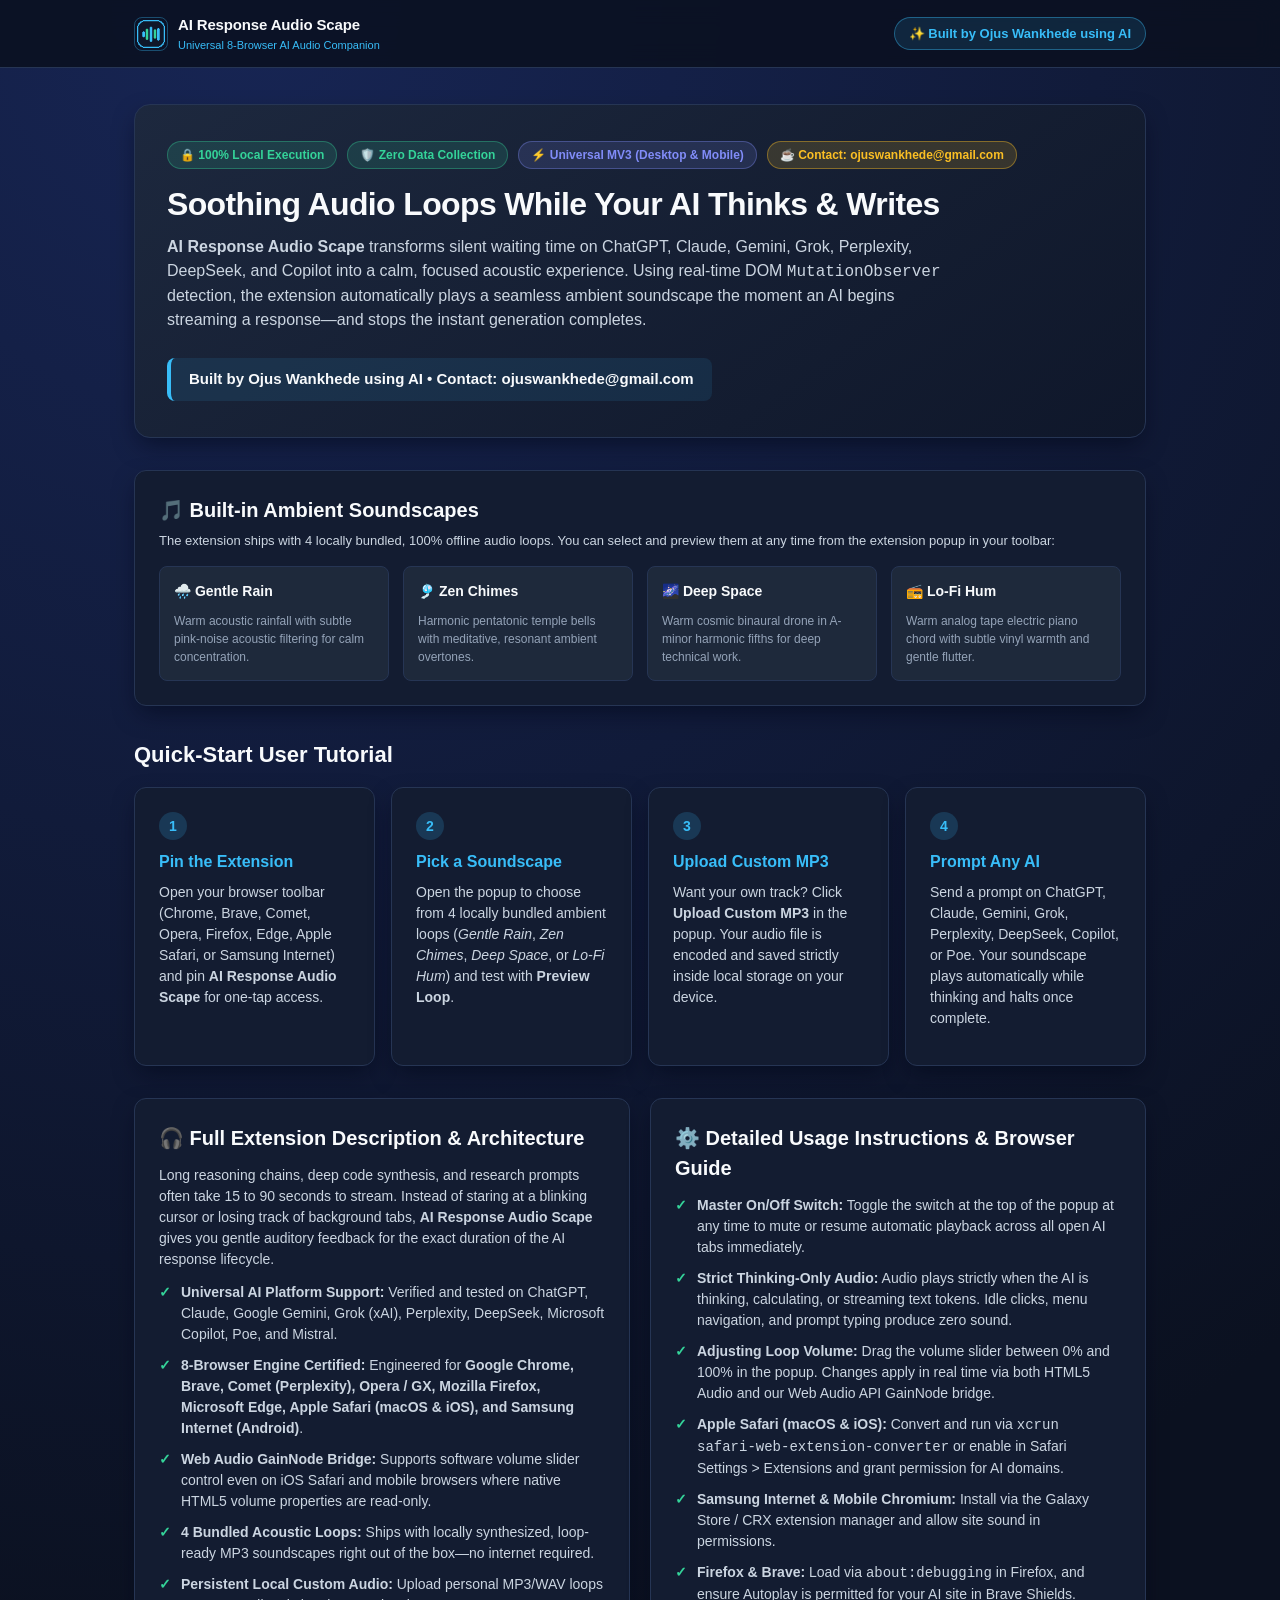
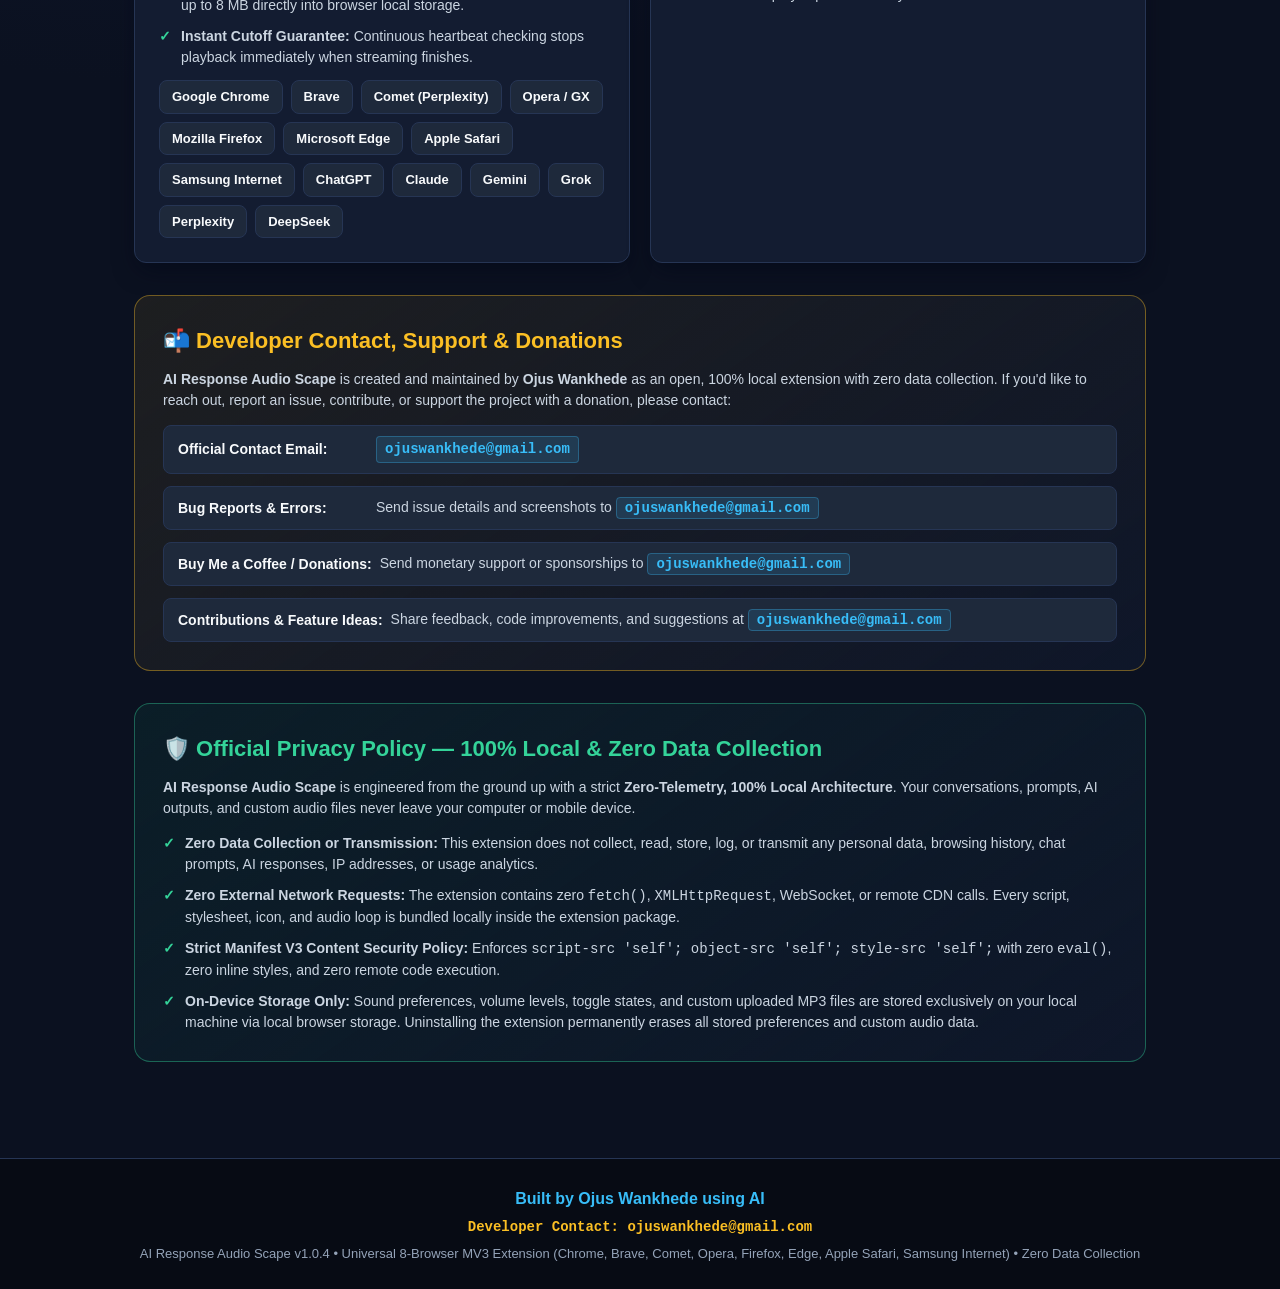
<file: index.html>
<!DOCTYPE html>
<html lang="en">
<head>
  <meta charset="UTF-8">
  <meta http-equiv="refresh" content="0; url=setup.html">
  <title>AI Response Audio Scape</title>
  <link rel="canonical" href="setup.html">
</head>
<body style="background-color: #0b1120; color: #f8fafc; font-family: -apple-system, sans-serif; display: flex; align-items: center; justify-content: center; height: 100vh; margin: 0;">
  <p>Loading AI Response Audio Scape... <a href="setup.html" style="color: #38bdf8;">Click here if not redirected</a>.</p>
</body>
</html>
</file>
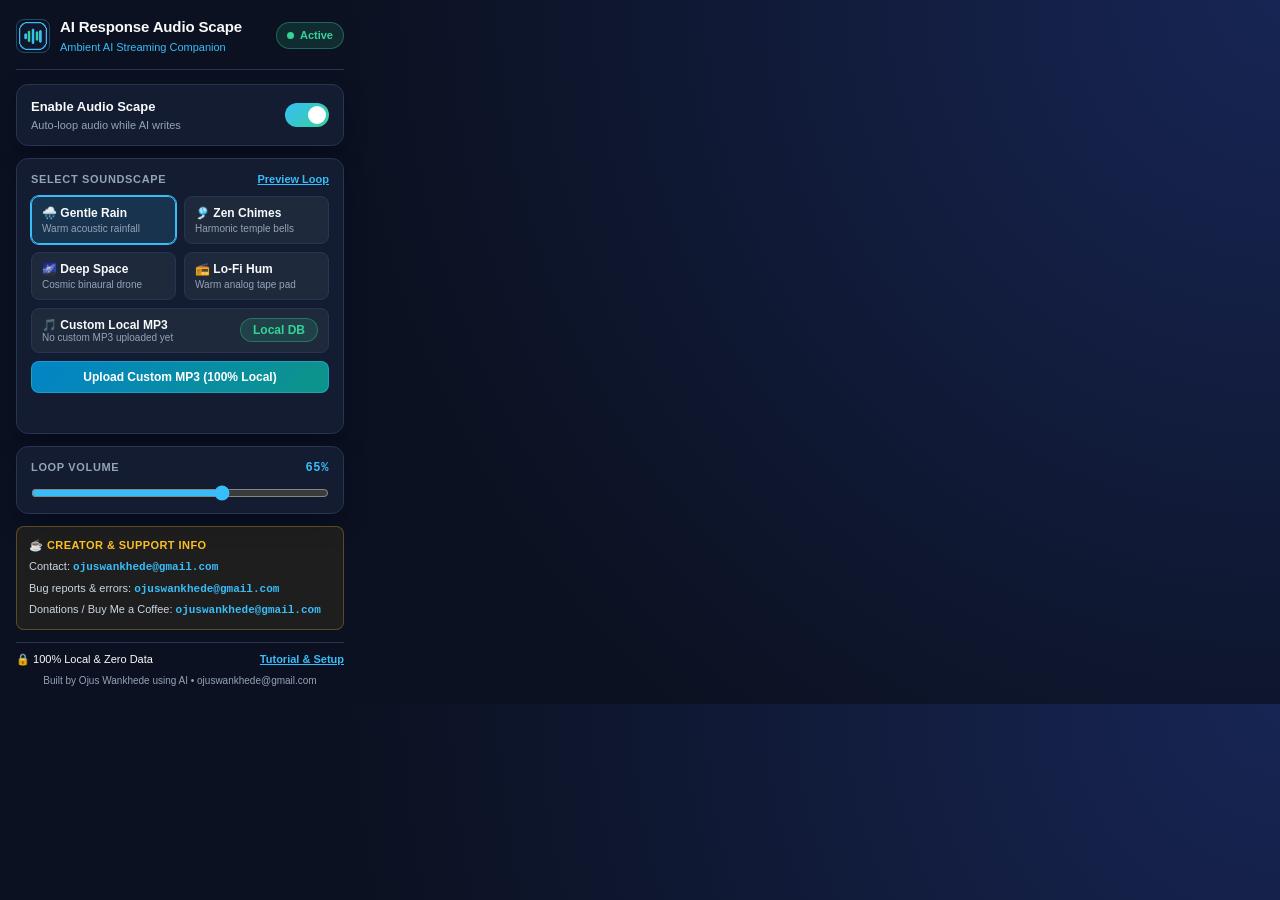
<file: popup.html>
<!DOCTYPE html>
<html lang="en">
<head>
  <meta charset="UTF-8">
  <meta name="viewport" content="width=device-width, initial-scale=1.0">
  <title>AI Response Audio Scape</title>
  <link rel="stylesheet" href="styles.css">
</head>
<body class="popup-body">
  <!-- Header -->
  <header class="popup-header">
    <div class="brand-group">
      <img src="icon48.png" alt="AI Response Audio Scape Icon" class="brand-logo">
      <div>
        <div class="brand-title">AI Response Audio Scape</div>
        <div class="brand-subtitle">Ambient AI Streaming Companion</div>
      </div>
    </div>
    <div id="statusBadge" class="status-pill">
      <span class="status-dot"></span>
      <span id="statusText">Active</span>
    </div>
  </header>

  <!-- Master Toggle Card -->
  <section class="card-section">
    <div class="toggle-row">
      <div>
        <div class="toggle-label-title">Enable Audio Scape</div>
        <div class="toggle-label-desc">Auto-loop audio while AI writes</div>
      </div>
      <label class="switch" aria-label="Toggle AI Response Audio Scape">
        <input type="checkbox" id="enableToggle" checked>
        <span class="slider"></span>
      </label>
    </div>
  </section>

  <!-- Soundscape Selector Card -->
  <section class="card-section">
    <div class="section-heading">
      <span>Select Soundscape</span>
      <button type="button" id="previewBtn" class="link-btn">Preview Loop</button>
    </div>

    <div class="sound-grid" id="soundGrid">
      <button type="button" class="sound-option active" data-sound="rain_loop.mp3">
        <span class="sound-option-title">🌧️ Gentle Rain</span>
        <span class="sound-option-meta">Warm acoustic rainfall</span>
      </button>

      <button type="button" class="sound-option" data-sound="zen_chimes.mp3">
        <span class="sound-option-title">🎐 Zen Chimes</span>
        <span class="sound-option-meta">Harmonic temple bells</span>
      </button>

      <button type="button" class="sound-option" data-sound="deep_space.mp3">
        <span class="sound-option-title">🌌 Deep Space</span>
        <span class="sound-option-meta">Cosmic binaural drone</span>
      </button>

      <button type="button" class="sound-option" data-sound="lofi_hum.mp3">
        <span class="sound-option-title">📻 Lo-Fi Hum</span>
        <span class="sound-option-meta">Warm analog tape pad</span>
      </button>
    </div>

    <!-- Custom Local MP3 Option -->
    <div class="custom-sound-row">
      <button type="button" class="sound-option custom-full" id="customSoundOption" data-sound="custom">
        <div>
          <div class="sound-option-title">🎵 Custom Local MP3</div>
          <div class="sound-option-meta" id="customFileLabel">No custom MP3 uploaded yet</div>
        </div>
        <span class="badge">Local DB</span>
      </button>

      <div class="upload-controls">
        <input type="file" id="mp3FileInput" accept="audio/mpeg,audio/mp3,audio/wav,audio/ogg" hidden>
        <button type="button" id="uploadTriggerBtn" class="btn btn-primary btn-full">
          Upload Custom MP3 (100% Local)
        </button>
      </div>
      <div id="uploadFeedback" class="status-feedback" role="status" aria-live="polite"></div>
    </div>
  </section>

  <!-- Volume Control Card -->
  <section class="card-section">
    <div class="section-heading">
      <span>Loop Volume</span>
      <span id="volumeLabel" class="volume-value">65%</span>
    </div>
    <div class="volume-row">
      <input type="range" id="volumeSlider" class="volume-slider" min="0" max="100" step="1" value="65">
    </div>
  </section>

  <!-- Contact & Support Info Card (Zero dead buttons, clean copyable list) -->
  <section class="contact-info-card">
    <div class="contact-info-title">☕ Creator &amp; Support Info</div>
    <ul class="contact-info-list">
      <li>Contact: <span class="email-val">ojuswankhede@gmail.com</span></li>
      <li>Bug reports &amp; errors: <span class="email-val">ojuswankhede@gmail.com</span></li>
      <li>Donations / Buy Me a Coffee: <span class="email-val">ojuswankhede@gmail.com</span></li>
    </ul>
  </section>

  <!-- Footer -->
  <footer class="popup-footer">
    <div class="popup-footer-links">
      <span>🔒 100% Local &amp; Zero Data</span>
      <button type="button" id="openGuideBtn" class="link-btn">Tutorial &amp; Setup</button>
    </div>
    <div class="credit-micro">Built by Ojus Wankhede using AI • ojuswankhede@gmail.com</div>
  </footer>

  <script src="popup.js"></script>
</body>
</html>
</file>
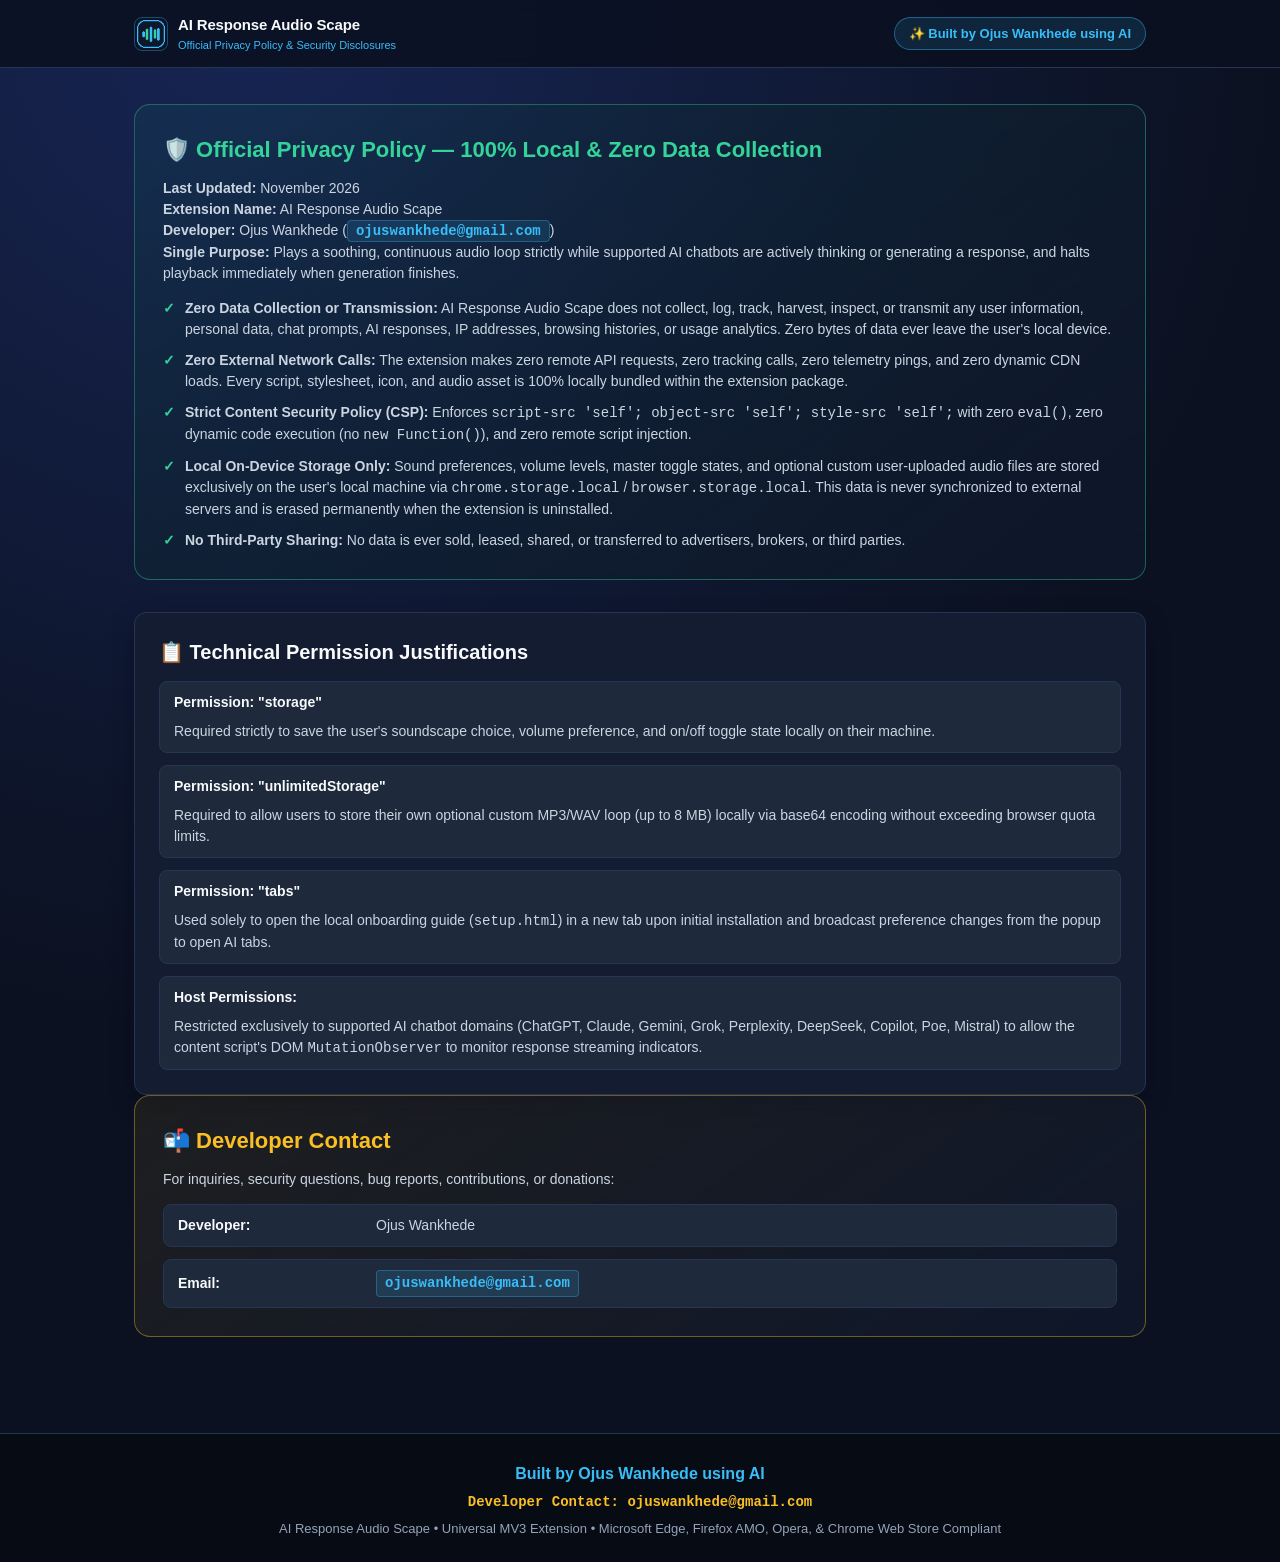
<file: privacy.html>
<!DOCTYPE html>
<html lang="en">
<head>
  <meta charset="UTF-8">
  <meta name="viewport" content="width=device-width, initial-scale=1.0">
  <title>Privacy Policy — AI Response Audio Scape</title>
  <link rel="stylesheet" href="styles.css">
</head>
<body class="setup-body">
  <!-- Top Navigation with Prominent Developer Credit -->
  <nav class="setup-nav">
    <div class="setup-nav-inner">
      <div class="brand-group">
        <img src="icon48.png" alt="AI Response Audio Scape Logo" class="brand-logo">
        <div>
          <div class="brand-title">AI Response Audio Scape</div>
          <div class="brand-subtitle">Official Privacy Policy &amp; Security Disclosures</div>
        </div>
      </div>
      <div class="credit-pill">
        <span>✨ Built by Ojus Wankhede using AI</span>
      </div>
    </div>
  </nav>

  <!-- Main Content Container -->
  <main class="setup-container">
    <section class="privacy-box">
      <h2>🛡️ Official Privacy Policy — 100% Local &amp; Zero Data Collection</h2>
      <p class="privacy-intro-text">
        <strong>Last Updated:</strong> November 2026<br>
        <strong>Extension Name:</strong> AI Response Audio Scape<br>
        <strong>Developer:</strong> Ojus Wankhede (<span class="email-highlight">ojuswankhede@gmail.com</span>)<br>
        <strong>Single Purpose:</strong> Plays a soothing, continuous audio loop strictly while supported AI chatbots are actively thinking or generating a response, and halts playback immediately when generation finishes.
      </p>

      <ul class="feature-list">
        <li><strong>Zero Data Collection or Transmission:</strong> AI Response Audio Scape does not collect, log, track, harvest, inspect, or transmit any user information, personal data, chat prompts, AI responses, IP addresses, browsing histories, or usage analytics. Zero bytes of data ever leave the user's local device.</li>
        <li><strong>Zero External Network Calls:</strong> The extension makes zero remote API requests, zero tracking calls, zero telemetry pings, and zero dynamic CDN loads. Every script, stylesheet, icon, and audio asset is 100% locally bundled within the extension package.</li>
        <li><strong>Strict Content Security Policy (CSP):</strong> Enforces <code>script-src 'self'; object-src 'self'; style-src 'self';</code> with zero <code>eval()</code>, zero dynamic code execution (no <code>new Function()</code>), and zero remote script injection.</li>
        <li><strong>Local On-Device Storage Only:</strong> Sound preferences, volume levels, master toggle states, and optional custom user-uploaded audio files are stored exclusively on the user's local machine via <code>chrome.storage.local</code> / <code>browser.storage.local</code>. This data is never synchronized to external servers and is erased permanently when the extension is uninstalled.</li>
        <li><strong>No Third-Party Sharing:</strong> No data is ever sold, leased, shared, or transferred to advertisers, brokers, or third parties.</li>
      </ul>
    </section>

    <!-- Detailed Permission Justifications (for Edge, Firefox, Chrome, Opera Reviewers) -->
    <section class="info-card">
      <h2>📋 Technical Permission Justifications</h2>
      <ul class="contact-list">
        <li>
          <strong>Permission: "storage"</strong>
          <span>Required strictly to save the user's soundscape choice, volume preference, and on/off toggle state locally on their machine.</span>
        </li>
        <li>
          <strong>Permission: "unlimitedStorage"</strong>
          <span>Required to allow users to store their own optional custom MP3/WAV loop (up to 8 MB) locally via base64 encoding without exceeding browser quota limits.</span>
        </li>
        <li>
          <strong>Permission: "tabs"</strong>
          <span>Used solely to open the local onboarding guide (<code>setup.html</code>) in a new tab upon initial installation and broadcast preference changes from the popup to open AI tabs.</span>
        </li>
        <li>
          <strong>Host Permissions:</strong>
          <span>Restricted exclusively to supported AI chatbot domains (ChatGPT, Claude, Gemini, Grok, Perplexity, DeepSeek, Copilot, Poe, Mistral) to allow the content script's DOM <code>MutationObserver</code> to monitor response streaming indicators.</span>
        </li>
      </ul>
    </section>

    <!-- Developer Contact -->
    <section class="support-box">
      <h2>📬 Developer Contact</h2>
      <p class="privacy-intro-text">
        For inquiries, security questions, bug reports, contributions, or donations:
      </p>
      <ul class="contact-list">
        <li>
          <strong>Developer:</strong>
          <span>Ojus Wankhede</span>
        </li>
        <li>
          <strong>Email:</strong>
          <span class="email-highlight">ojuswankhede@gmail.com</span>
        </li>
      </ul>
    </section>
  </main>

  <footer class="setup-footer">
    <div class="setup-footer-credit">Built by Ojus Wankhede using AI</div>
    <div class="setup-footer-email">Developer Contact: ojuswankhede@gmail.com</div>
    <div class="setup-footer-sub">
      AI Response Audio Scape • Universal MV3 Extension • Microsoft Edge, Firefox AMO, Opera, &amp; Chrome Web Store Compliant
    </div>
  </footer>
</body>
</html>
</file>
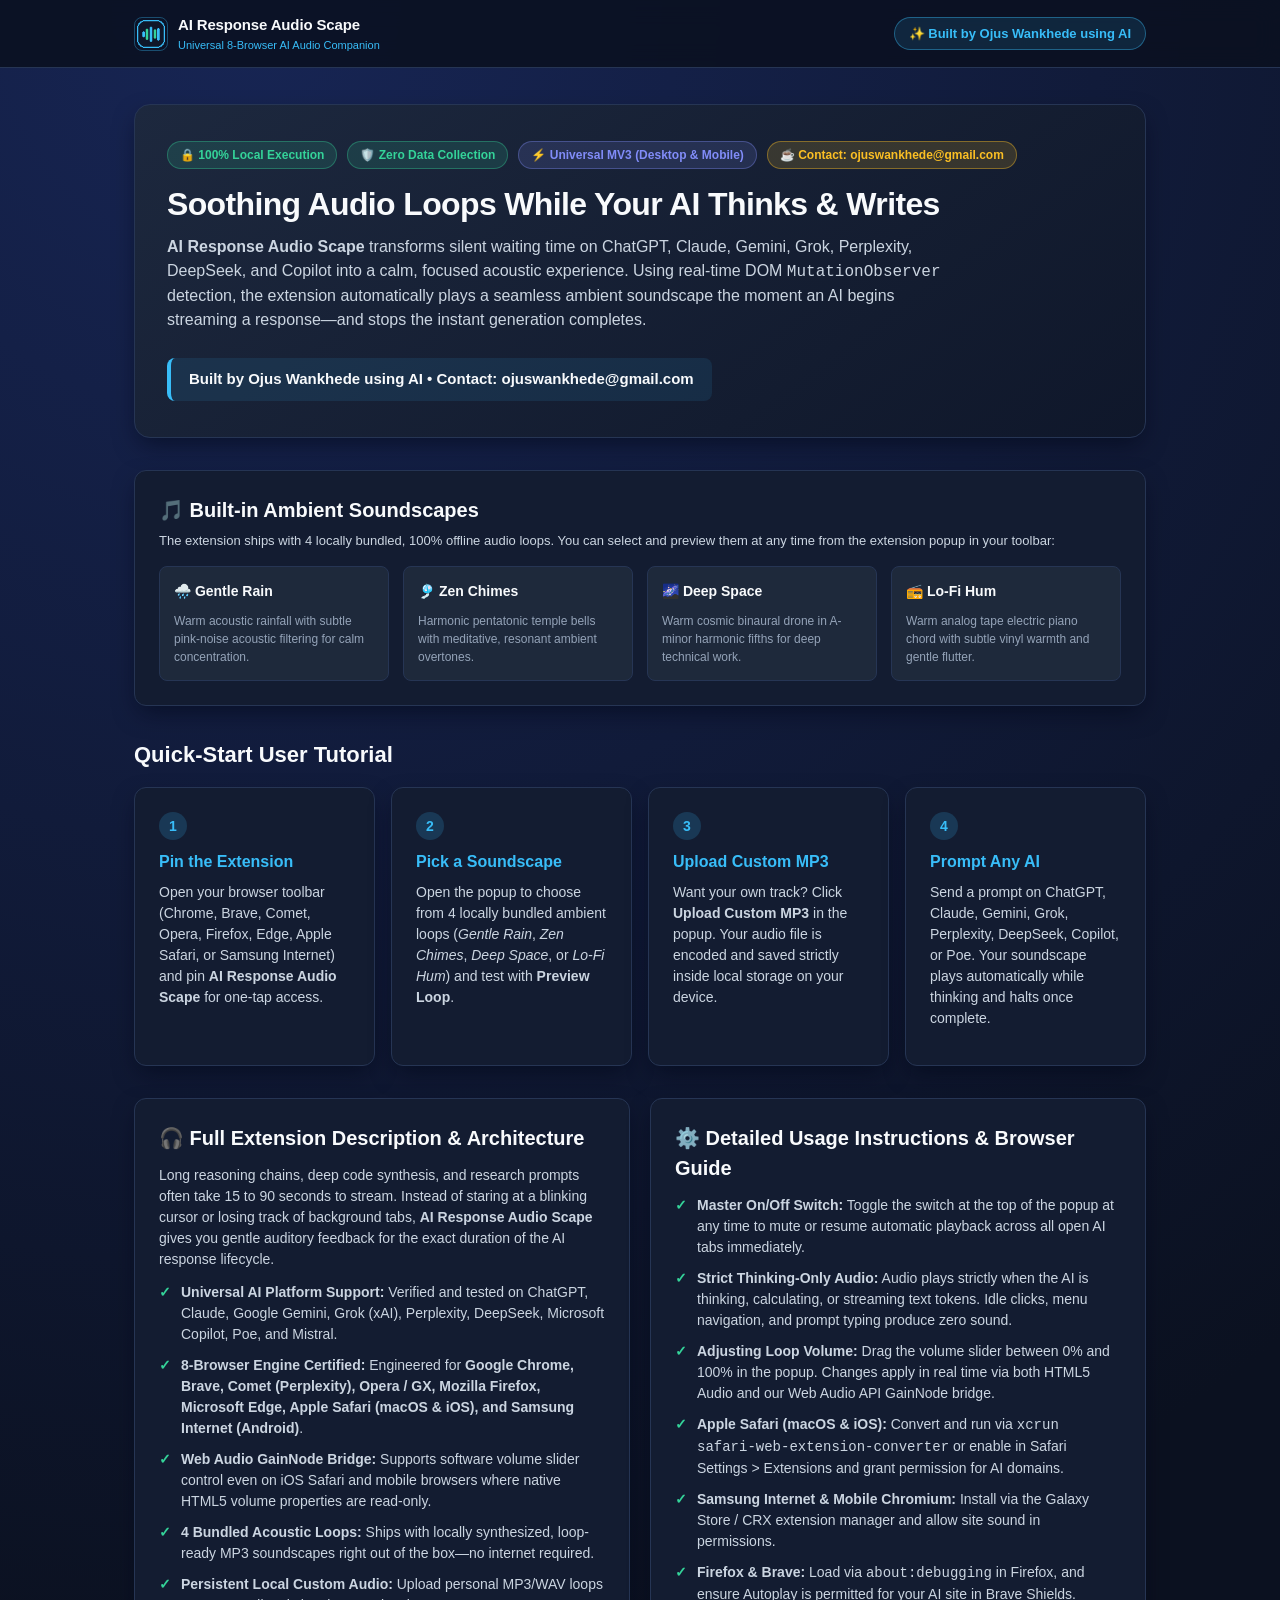
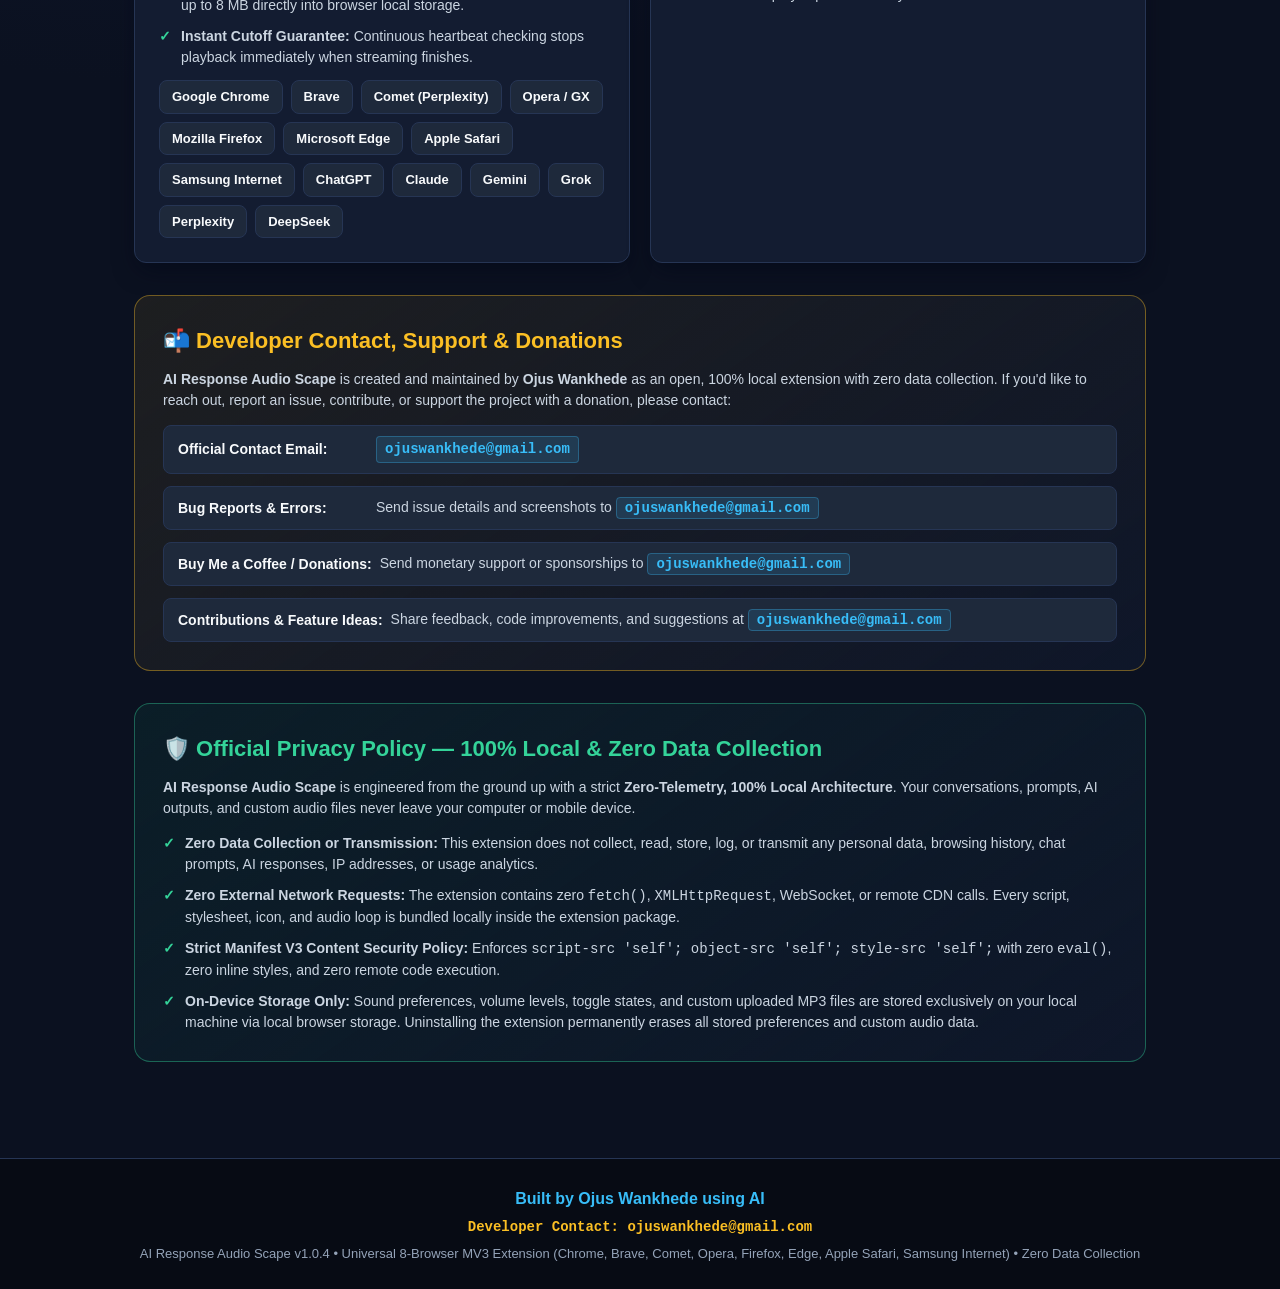
<file: setup.html>
<!DOCTYPE html>
<html lang="en">
<head>
  <meta charset="UTF-8">
  <meta name="viewport" content="width=device-width, initial-scale=1.0">
  <title>Welcome to AI Response Audio Scape — Setup, Tutorial &amp; Privacy Policy</title>
  <link rel="stylesheet" href="styles.css">
</head>
<body class="setup-body">
  <!-- Sticky Top Navigation with Prominent Developer Credit -->
  <nav class="setup-nav">
    <div class="setup-nav-inner">
      <div class="brand-group">
        <img src="icon48.png" alt="AI Response Audio Scape Logo" class="brand-logo">
        <div>
          <div class="brand-title">AI Response Audio Scape</div>
          <div class="brand-subtitle">Universal 8-Browser AI Audio Companion</div>
        </div>
      </div>
      <div class="credit-pill">
        <span>✨ Built by Ojus Wankhede using AI</span>
      </div>
    </div>
  </nav>

  <!-- Main Content Container -->
  <main class="setup-container">
    <!-- Hero Banner -->
    <section class="hero-banner">
      <div class="hero-badge-row">
        <span class="badge">🔒 100% Local Execution</span>
        <span class="badge">🛡️ Zero Data Collection</span>
        <span class="badge indigo">⚡ Universal MV3 (Desktop &amp; Mobile)</span>
        <span class="badge amber">☕ Contact: ojuswankhede@gmail.com</span>
      </div>
      <h1 class="hero-title">Soothing Audio Loops While Your AI Thinks &amp; Writes</h1>
      <p class="hero-lead">
        <strong>AI Response Audio Scape</strong> transforms silent waiting time on ChatGPT, Claude, Gemini, Grok, Perplexity, DeepSeek, and Copilot into a calm, focused acoustic experience. Using real-time DOM <code>MutationObserver</code> detection, the extension automatically plays a seamless ambient soundscape the moment an AI begins streaming a response—and stops the instant generation completes.
      </p>
      <div class="hero-credit-highlight">
        Built by Ojus Wankhede using AI • Contact: ojuswankhede@gmail.com
      </div>
    </section>

    <!-- Built-in Soundscape Overview -->
    <section class="showcase-card">
      <h2 class="showcase-heading">🎵 Built-in Ambient Soundscapes</h2>
      <p class="showcase-lead">
        The extension ships with 4 locally bundled, 100% offline audio loops. You can select and preview them at any time from the extension popup in your toolbar:
      </p>
      <div class="showcase-grid">
        <div class="showcase-item">
          <div class="showcase-title">🌧️ Gentle Rain</div>
          <div class="showcase-desc">Warm acoustic rainfall with subtle pink-noise acoustic filtering for calm concentration.</div>
        </div>

        <div class="showcase-item">
          <div class="showcase-title">🎐 Zen Chimes</div>
          <div class="showcase-desc">Harmonic pentatonic temple bells with meditative, resonant ambient overtones.</div>
        </div>

        <div class="showcase-item">
          <div class="showcase-title">🌌 Deep Space</div>
          <div class="showcase-desc">Warm cosmic binaural drone in A-minor harmonic fifths for deep technical work.</div>
        </div>

        <div class="showcase-item">
          <div class="showcase-title">📻 Lo-Fi Hum</div>
          <div class="showcase-desc">Warm analog tape electric piano chord with subtle vinyl warmth and gentle flutter.</div>
        </div>
      </div>
    </section>

    <!-- Step-by-Step User Tutorial -->
    <section>
      <h2 class="section-title-lg">Quick-Start User Tutorial</h2>
      <div class="grid-4">
        <article class="info-card">
          <div class="step-number">1</div>
          <h3>Pin the Extension</h3>
          <p>Open your browser toolbar (Chrome, Brave, Comet, Opera, Firefox, Edge, Apple Safari, or Samsung Internet) and pin <strong>AI Response Audio Scape</strong> for one-tap access.</p>
        </article>

        <article class="info-card">
          <div class="step-number">2</div>
          <h3>Pick a Soundscape</h3>
          <p>Open the popup to choose from 4 locally bundled ambient loops (<em>Gentle Rain</em>, <em>Zen Chimes</em>, <em>Deep Space</em>, or <em>Lo-Fi Hum</em>) and test with <strong>Preview Loop</strong>.</p>
        </article>

        <article class="info-card">
          <div class="step-number">3</div>
          <h3>Upload Custom MP3</h3>
          <p>Want your own track? Click <strong>Upload Custom MP3</strong> in the popup. Your audio file is encoded and saved strictly inside local storage on your device.</p>
        </article>

        <article class="info-card">
          <div class="step-number">4</div>
          <h3>Prompt Any AI</h3>
          <p>Send a prompt on ChatGPT, Claude, Gemini, Grok, Perplexity, DeepSeek, Copilot, or Poe. Your soundscape plays automatically while thinking and halts once complete.</p>
        </article>
      </div>
    </section>

    <!-- Full Description & Detailed Usage Instructions -->
    <div class="grid-2">
      <section class="info-card">
        <h2>🎧 Full Extension Description &amp; Architecture</h2>
        <p>
          Long reasoning chains, deep code synthesis, and research prompts often take 15 to 90 seconds to stream. Instead of staring at a blinking cursor or losing track of background tabs, <strong>AI Response Audio Scape</strong> gives you gentle auditory feedback for the exact duration of the AI response lifecycle.
        </p>
        <ul class="feature-list">
          <li><strong>Universal AI Platform Support:</strong> Verified and tested on ChatGPT, Claude, Google Gemini, Grok (xAI), Perplexity, DeepSeek, Microsoft Copilot, Poe, and Mistral.</li>
          <li><strong>8-Browser Engine Certified:</strong> Engineered for <strong>Google Chrome, Brave, Comet (Perplexity), Opera / GX, Mozilla Firefox, Microsoft Edge, Apple Safari (macOS &amp; iOS), and Samsung Internet (Android)</strong>.</li>
          <li><strong>Web Audio GainNode Bridge:</strong> Supports software volume slider control even on iOS Safari and mobile browsers where native HTML5 volume properties are read-only.</li>
          <li><strong>4 Bundled Acoustic Loops:</strong> Ships with locally synthesized, loop-ready MP3 soundscapes right out of the box—no internet required.</li>
          <li><strong>Persistent Local Custom Audio:</strong> Upload personal MP3/WAV loops up to 8 MB directly into browser local storage.</li>
          <li><strong>Instant Cutoff Guarantee:</strong> Continuous heartbeat checking stops playback immediately when streaming finishes.</li>
        </ul>
        <div class="platform-pills">
          <span class="platform-pill">Google Chrome</span>
          <span class="platform-pill">Brave</span>
          <span class="platform-pill">Comet (Perplexity)</span>
          <span class="platform-pill">Opera / GX</span>
          <span class="platform-pill">Mozilla Firefox</span>
          <span class="platform-pill">Microsoft Edge</span>
          <span class="platform-pill">Apple Safari</span>
          <span class="platform-pill">Samsung Internet</span>
          <span class="platform-pill">ChatGPT</span>
          <span class="platform-pill">Claude</span>
          <span class="platform-pill">Gemini</span>
          <span class="platform-pill">Grok</span>
          <span class="platform-pill">Perplexity</span>
          <span class="platform-pill">DeepSeek</span>
        </div>
      </section>

      <section class="info-card">
        <h2>⚙️ Detailed Usage Instructions &amp; Browser Guide</h2>
        <ul class="feature-list">
          <li><strong>Master On/Off Switch:</strong> Toggle the switch at the top of the popup at any time to mute or resume automatic playback across all open AI tabs immediately.</li>
          <li><strong>Strict Thinking-Only Audio:</strong> Audio plays strictly when the AI is thinking, calculating, or streaming text tokens. Idle clicks, menu navigation, and prompt typing produce zero sound.</li>
          <li><strong>Adjusting Loop Volume:</strong> Drag the volume slider between 0% and 100% in the popup. Changes apply in real time via both HTML5 Audio and our Web Audio API GainNode bridge.</li>
          <li><strong>Apple Safari (macOS &amp; iOS):</strong> Convert and run via <code>xcrun safari-web-extension-converter</code> or enable in Safari Settings &gt; Extensions and grant permission for AI domains.</li>
          <li><strong>Samsung Internet &amp; Mobile Chromium:</strong> Install via the Galaxy Store / CRX extension manager and allow site sound in permissions.</li>
          <li><strong>Firefox &amp; Brave:</strong> Load via <code>about:debugging</code> in Firefox, and ensure Autoplay is permitted for your AI site in Brave Shields.</li>
        </ul>
      </section>
    </div>

    <!-- Clean Informational Contact, Support & Donations Section -->
    <section class="support-box" id="contact-info">
      <h2>📬 Developer Contact, Support &amp; Donations</h2>
      <p class="privacy-intro-text">
        <strong>AI Response Audio Scape</strong> is created and maintained by <strong>Ojus Wankhede</strong> as an open, 100% local extension with zero data collection. If you'd like to reach out, report an issue, contribute, or support the project with a donation, please contact:
      </p>
      <ul class="contact-list">
        <li>
          <strong>Official Contact Email:</strong>
          <span class="email-highlight">ojuswankhede@gmail.com</span>
        </li>
        <li>
          <strong>Bug Reports &amp; Errors:</strong>
          <span>Send issue details and screenshots to <span class="email-highlight">ojuswankhede@gmail.com</span></span>
        </li>
        <li>
          <strong>Buy Me a Coffee / Donations:</strong>
          <span>Send monetary support or sponsorships to <span class="email-highlight">ojuswankhede@gmail.com</span></span>
        </li>
        <li>
          <strong>Contributions &amp; Feature Ideas:</strong>
          <span>Share feedback, code improvements, and suggestions at <span class="email-highlight">ojuswankhede@gmail.com</span></span>
        </li>
      </ul>
    </section>

    <!-- Zero-Data Privacy Policy -->
    <section class="privacy-box" id="privacy-policy">
      <h2>🛡️ Official Privacy Policy — 100% Local &amp; Zero Data Collection</h2>
      <p class="privacy-intro-text">
        <strong>AI Response Audio Scape</strong> is engineered from the ground up with a strict <strong>Zero-Telemetry, 100% Local Architecture</strong>. Your conversations, prompts, AI outputs, and custom audio files never leave your computer or mobile device.
      </p>
      <ul class="feature-list">
        <li><strong>Zero Data Collection or Transmission:</strong> This extension does not collect, read, store, log, or transmit any personal data, browsing history, chat prompts, AI responses, IP addresses, or usage analytics.</li>
        <li><strong>Zero External Network Requests:</strong> The extension contains zero <code>fetch()</code>, <code>XMLHttpRequest</code>, WebSocket, or remote CDN calls. Every script, stylesheet, icon, and audio loop is bundled locally inside the extension package.</li>
        <li><strong>Strict Manifest V3 Content Security Policy:</strong> Enforces <code>script-src 'self'; object-src 'self'; style-src 'self';</code> with zero <code>eval()</code>, zero inline styles, and zero remote code execution.</li>
        <li><strong>On-Device Storage Only:</strong> Sound preferences, volume levels, toggle states, and custom uploaded MP3 files are stored exclusively on your local machine via local browser storage. Uninstalling the extension permanently erases all stored preferences and custom audio data.</li>
      </ul>
    </section>
  </main>

  <!-- Mandatory Footer with Exact Developer Credit and Creator Email -->
  <footer class="setup-footer">
    <div class="setup-footer-credit">Built by Ojus Wankhede using AI</div>
    <div class="setup-footer-email">Developer Contact: ojuswankhede@gmail.com</div>
    <div class="setup-footer-sub">
      AI Response Audio Scape v1.0.4 • Universal 8-Browser MV3 Extension (Chrome, Brave, Comet, Opera, Firefox, Edge, Apple Safari, Samsung Internet) • Zero Data Collection
    </div>
  </footer>
</body>
</html>
</file>
<file: styles.css>
/* ============================================================================
   AI Response Audio Scape — Local Bundled Stylesheet (styles.css)
   100% Offline System Font Stack | Zero Remote Assets | Strict MV3 CSP Compliant
   Universal 8-Browser Certified: Chrome, Brave, Comet, Opera, Firefox, Edge,
                                  Apple Safari (macOS/iOS), & Samsung Internet
   Built by Ojus Wankhede using AI
   ============================================================================ */

:root {
  --bg-deep: #0b1120;
  --bg-card: #131c31;
  --bg-card-hover: #1b2845;
  --bg-elevated: #1e293b;
  --border-subtle: #263554;
  --border-focus: #38bdf8;
  --text-primary: #f8fafc;
  --text-secondary: #cbd5e1;
  --text-muted: #94a3b8;
  --accent-cyan: #38bdf8;
  --accent-emerald: #34d399;
  --accent-indigo: #818cf8;
  --accent-amber: #fbbf24;
  --danger-rose: #fb7185;
  --radius-sm: 8px;
  --radius-md: 12px;
  --radius-lg: 16px;
  --shadow-soft: 0 10px 25px -5px rgba(2, 6, 23, 0.6);
  --font-sans: -apple-system, BlinkMacSystemFont, "Segoe UI", Roboto, Oxygen, Ubuntu, Cantarell, "Helvetica Neue", Arial, sans-serif;
  --font-mono: ui-monospace, SFMono-Regular, "SF Mono", Menlo, Consolas, "Liberation Mono", monospace;
}

* {
  box-sizing: border-box;
  margin: 0;
  padding: 0;
}

body {
  font-family: var(--font-sans);
  background-color: var(--bg-deep);
  color: var(--text-primary);
  line-height: 1.5;
  -webkit-font-smoothing: antialiased;
  -webkit-text-size-adjust: 100%;
}

/* ============================================================================
   POPUP UI STYLES (popup.html) — Responsive for Desktop & Mobile Sheet (iOS/Android)
   ============================================================================ */
body.popup-body {
  width: 360px;
  max-width: 100vw;
  min-height: 520px;
  padding: 16px;
  background: radial-gradient(circle at top right, #172554 0%, #0b1120 65%);
}

@media (max-width: 400px) {
  body.popup-body {
    width: 100vw;
    padding: 14px;
  }
}

.popup-header {
  display: flex;
  align-items: center;
  justify-content: space-between;
  padding-bottom: 14px;
  border-bottom: 1px solid var(--border-subtle);
  margin-bottom: 14px;
}

.brand-group {
  display: flex;
  align-items: center;
  gap: 10px;
}

.brand-logo {
  width: 34px;
  height: 34px;
  border-radius: var(--radius-sm);
  border: 1px solid rgba(56, 189, 248, 0.35);
}

.brand-title {
  font-size: 15px;
  font-weight: 700;
  letter-spacing: -0.01em;
  color: var(--text-primary);
}

.brand-subtitle {
  font-size: 11px;
  color: var(--accent-cyan);
  font-weight: 500;
}

.status-pill {
  display: inline-flex;
  align-items: center;
  gap: 6px;
  padding: 4px 10px;
  border-radius: 999px;
  font-size: 11px;
  font-weight: 600;
  background: rgba(52, 211, 153, 0.14);
  color: var(--accent-emerald);
  border: 1px solid rgba(52, 211, 153, 0.35);
}

.status-pill.paused {
  background: rgba(148, 163, 184, 0.14);
  color: var(--text-muted);
  border-color: rgba(148, 163, 184, 0.3);
}

.status-dot {
  width: 7px;
  height: 7px;
  border-radius: 50%;
  background: currentColor;
}

.card-section {
  background: var(--bg-card);
  border: 1px solid var(--border-subtle);
  border-radius: var(--radius-md);
  padding: 12px 14px;
  margin-bottom: 12px;
  box-shadow: var(--shadow-soft);
}

.toggle-row {
  display: flex;
  align-items: center;
  justify-content: space-between;
}

.toggle-label-title {
  font-size: 13px;
  font-weight: 600;
  color: var(--text-primary);
}

.toggle-label-desc {
  font-size: 11px;
  color: var(--text-muted);
}

/* Custom Switch */
.switch {
  position: relative;
  display: inline-block;
  width: 44px;
  height: 24px;
  flex-shrink: 0;
}

.switch input {
  opacity: 0;
  width: 0;
  height: 0;
}

.slider {
  position: absolute;
  cursor: pointer;
  inset: 0;
  background-color: #334155;
  transition: 0.2s ease;
  border-radius: 999px;
}

.slider::before {
  position: absolute;
  content: "";
  height: 18px;
  width: 18px;
  left: 3px;
  bottom: 3px;
  background-color: #ffffff;
  transition: 0.2s ease;
  border-radius: 50%;
}

.switch input:checked + .slider {
  background: linear-gradient(135deg, var(--accent-cyan), var(--accent-emerald));
}

.switch input:checked + .slider::before {
  transform: translateX(20px);
}

.section-heading {
  font-size: 11px;
  font-weight: 700;
  text-transform: uppercase;
  letter-spacing: 0.06em;
  color: var(--text-muted);
  margin-bottom: 8px;
  display: flex;
  align-items: center;
  justify-content: space-between;
}

.sound-grid {
  display: grid;
  grid-template-columns: 1fr 1fr;
  gap: 8px;
}

.sound-option {
  position: relative;
  display: flex;
  flex-direction: column;
  gap: 3px;
  padding: 9px 10px;
  background: var(--bg-elevated);
  border: 1px solid var(--border-subtle);
  border-radius: var(--radius-sm);
  cursor: pointer;
  transition: all 0.15s ease;
  text-align: left;
  color: var(--text-primary);
  -webkit-tap-highlight-color: transparent;
}

.sound-option:hover {
  background: var(--bg-card-hover);
  border-color: rgba(56, 189, 248, 0.5);
}

.sound-option.active {
  background: rgba(56, 189, 248, 0.14);
  border-color: var(--accent-cyan);
  box-shadow: 0 0 0 1px var(--accent-cyan);
}

.sound-option-title {
  font-size: 12px;
  font-weight: 600;
  display: flex;
  align-items: center;
  gap: 5px;
}

.sound-option-meta {
  font-size: 10px;
  color: var(--text-muted);
}

/* Custom Upload Option Full Width */
.custom-sound-row {
  margin-top: 8px;
  display: flex;
  flex-direction: column;
  gap: 8px;
}

.sound-option.custom-full {
  width: 100%;
  flex-direction: row;
  align-items: center;
  justify-content: space-between;
}

.upload-controls {
  display: flex;
  gap: 8px;
  align-items: center;
}

.btn {
  display: inline-flex;
  align-items: center;
  justify-content: center;
  gap: 6px;
  padding: 8px 12px;
  border-radius: var(--radius-sm);
  font-size: 12px;
  font-weight: 600;
  cursor: pointer;
  border: 1px solid var(--border-subtle);
  background: var(--bg-elevated);
  color: var(--text-primary);
  transition: all 0.15s ease;
  text-decoration: none;
  -webkit-tap-highlight-color: transparent;
}

.btn:hover {
  background: var(--bg-card-hover);
  border-color: var(--accent-cyan);
}

.btn-primary {
  background: linear-gradient(135deg, #0284c7, #0d9488);
  border-color: rgba(56, 189, 248, 0.4);
  color: #ffffff;
}

.btn-primary:hover {
  filter: brightness(1.1);
}

.btn-full {
  width: 100%;
}

.volume-row {
  display: flex;
  align-items: center;
  gap: 10px;
}

.volume-slider {
  flex: 1;
  accent-color: var(--accent-cyan);
  cursor: pointer;
}

.volume-value {
  font-size: 12px;
  font-family: var(--font-mono);
  color: var(--accent-cyan);
  min-width: 36px;
  text-align: right;
}

.status-feedback {
  font-size: 11px;
  color: var(--accent-emerald);
  min-height: 16px;
  margin-top: 4px;
}

.status-feedback.error {
  color: var(--danger-rose);
}

/* Informational Contact Card in Popup */
.contact-info-card {
  background: rgba(251, 191, 36, 0.08);
  border: 1px solid rgba(251, 191, 36, 0.28);
  border-radius: var(--radius-sm);
  padding: 10px 12px;
  margin-bottom: 12px;
  font-size: 11px;
}

.contact-info-title {
  font-size: 11px;
  font-weight: 700;
  color: var(--accent-amber);
  margin-bottom: 5px;
  text-transform: uppercase;
  letter-spacing: 0.04em;
}

.contact-info-list {
  list-style: none;
  display: flex;
  flex-direction: column;
  gap: 4px;
  color: var(--text-secondary);
}

.contact-info-list li span.email-val {
  color: var(--accent-cyan);
  font-weight: 700;
  font-family: var(--font-mono);
  -webkit-user-select: all;
  user-select: all;
}

.popup-footer {
  display: flex;
  flex-direction: column;
  gap: 6px;
  padding-top: 8px;
  border-top: 1px solid var(--border-subtle);
  text-align: center;
}

.popup-footer-links {
  display: flex;
  justify-content: space-between;
  align-items: center;
  font-size: 11px;
}

.link-btn {
  background: none;
  border: none;
  color: var(--accent-cyan);
  font-size: 11px;
  font-weight: 600;
  cursor: pointer;
  text-decoration: underline;
}

.credit-micro {
  font-size: 10px;
  color: var(--text-muted);
}

/* ============================================================================
   ONBOARDING & DOCUMENTATION SITE (setup.html)
   ============================================================================ */
body.setup-body {
  min-height: 100vh;
  background: radial-gradient(circle at 20% 0%, #172554 0%, #0b1120 55%);
  color: var(--text-primary);
  display: flex;
  flex-direction: column;
}

.setup-nav {
  position: sticky;
  top: 0;
  z-index: 30;
  -webkit-backdrop-filter: blur(12px);
  backdrop-filter: blur(12px);
  background: rgba(11, 17, 32, 0.88);
  border-bottom: 1px solid var(--border-subtle);
}

.setup-nav-inner {
  max-width: 1060px;
  margin: 0 auto;
  padding: 14px 24px;
  display: flex;
  align-items: center;
  justify-content: space-between;
  flex-wrap: wrap;
  gap: 12px;
}

.credit-pill {
  display: inline-flex;
  align-items: center;
  gap: 8px;
  padding: 6px 14px;
  border-radius: 999px;
  background: rgba(56, 189, 248, 0.12);
  border: 1px solid rgba(56, 189, 248, 0.4);
  color: var(--accent-cyan);
  font-size: 13px;
  font-weight: 700;
}

.setup-container {
  max-width: 1060px;
  margin: 0 auto;
  padding: 36px 24px 64px;
  flex: 1;
}

.hero-banner {
  background: linear-gradient(145deg, rgba(30, 41, 59, 0.85), rgba(15, 23, 42, 0.95));
  border: 1px solid var(--border-subtle);
  border-radius: var(--radius-lg);
  padding: 36px 32px;
  margin-bottom: 32px;
  box-shadow: var(--shadow-soft);
  position: relative;
  overflow: hidden;
}

.hero-badge-row {
  display: flex;
  flex-wrap: wrap;
  gap: 10px;
  margin-bottom: 16px;
}

.badge {
  display: inline-flex;
  align-items: center;
  gap: 6px;
  padding: 4px 12px;
  border-radius: 999px;
  font-size: 12px;
  font-weight: 600;
  background: rgba(52, 211, 153, 0.14);
  color: var(--accent-emerald);
  border: 1px solid rgba(52, 211, 153, 0.35);
}

.badge.indigo {
  background: rgba(129, 140, 248, 0.15);
  color: var(--accent-indigo);
  border-color: rgba(129, 140, 248, 0.35);
}

.badge.amber {
  background: rgba(251, 191, 36, 0.15);
  color: var(--accent-amber);
  border-color: rgba(251, 191, 36, 0.4);
}

.hero-title {
  font-size: 32px;
  font-weight: 800;
  letter-spacing: -0.02em;
  margin-bottom: 12px;
  line-height: 1.2;
}

.hero-lead {
  font-size: 16px;
  color: var(--text-secondary);
  max-width: 780px;
  margin-bottom: 20px;
}

.hero-credit-highlight {
  display: inline-block;
  margin-top: 6px;
  padding: 10px 18px;
  border-radius: var(--radius-sm);
  background: rgba(56, 189, 248, 0.1);
  border-left: 4px solid var(--accent-cyan);
  font-size: 15px;
  font-weight: 700;
  color: var(--text-primary);
}

.section-title-lg {
  font-size: 22px;
  font-weight: 700;
  margin-bottom: 16px;
  color: var(--text-primary);
}

.showcase-heading {
  font-size: 20px;
  font-weight: 700;
  color: var(--text-primary);
  margin-bottom: 6px;
}

.showcase-lead {
  font-size: 13px;
  color: var(--text-secondary);
  margin-bottom: 14px;
}

.grid-2 {
  display: grid;
  grid-template-columns: repeat(auto-fit, minmax(300px, 1fr));
  gap: 20px;
  margin-bottom: 32px;
}

.grid-4 {
  display: grid;
  grid-template-columns: repeat(auto-fit, minmax(220px, 1fr));
  gap: 16px;
  margin-bottom: 32px;
}

.info-card {
  background: var(--bg-card);
  border: 1px solid var(--border-subtle);
  border-radius: var(--radius-md);
  padding: 24px;
  box-shadow: var(--shadow-soft);
}

.info-card h2 {
  font-size: 20px;
  font-weight: 700;
  margin-bottom: 12px;
  color: var(--text-primary);
  display: flex;
  align-items: center;
  gap: 8px;
}

.info-card h3 {
  font-size: 16px;
  font-weight: 700;
  margin-bottom: 8px;
  color: var(--accent-cyan);
}

.info-card p {
  font-size: 14px;
  color: var(--text-secondary);
  margin-bottom: 12px;
}

.step-number {
  display: inline-flex;
  align-items: center;
  justify-content: center;
  width: 28px;
  height: 28px;
  border-radius: 50%;
  background: rgba(56, 189, 248, 0.18);
  color: var(--accent-cyan);
  font-weight: 700;
  font-size: 14px;
  margin-bottom: 10px;
}

.feature-list {
  list-style: none;
  display: flex;
  flex-direction: column;
  gap: 10px;
}

.feature-list li {
  font-size: 14px;
  color: var(--text-secondary);
  padding-left: 22px;
  position: relative;
}

.feature-list li::before {
  content: "✓";
  position: absolute;
  left: 0;
  top: 0;
  color: var(--accent-emerald);
  font-weight: 700;
}

/* Soundscape Showcase Card on Setup */
.showcase-card {
  background: var(--bg-card);
  border: 1px solid var(--border-subtle);
  border-radius: var(--radius-md);
  padding: 24px;
  margin-bottom: 32px;
  box-shadow: var(--shadow-soft);
}

.showcase-grid {
  display: grid;
  grid-template-columns: repeat(auto-fit, minmax(220px, 1fr));
  gap: 14px;
  margin-top: 16px;
}

.showcase-item {
  background: var(--bg-elevated);
  border: 1px solid var(--border-subtle);
  border-radius: var(--radius-sm);
  padding: 14px;
  display: flex;
  flex-direction: column;
  justify-content: space-between;
  gap: 10px;
}

.showcase-title {
  font-size: 14px;
  font-weight: 700;
  color: var(--text-primary);
}

.showcase-desc {
  font-size: 12px;
  color: var(--text-muted);
}

.privacy-box {
  background: linear-gradient(145deg, rgba(16, 185, 129, 0.08), rgba(15, 23, 42, 0.95));
  border: 1px solid rgba(52, 211, 153, 0.4);
  border-radius: var(--radius-lg);
  padding: 28px;
  margin-bottom: 32px;
}

.privacy-box h2 {
  font-size: 22px;
  color: var(--accent-emerald);
  margin-bottom: 12px;
}

/* Informational Support & Contact Box */
.support-box {
  background: linear-gradient(145deg, rgba(251, 191, 36, 0.08), rgba(15, 23, 42, 0.95));
  border: 1px solid rgba(251, 191, 36, 0.4);
  border-radius: var(--radius-lg);
  padding: 28px;
  margin-bottom: 32px;
}

.support-box h2 {
  font-size: 22px;
  color: var(--accent-amber);
  margin-bottom: 12px;
}

.contact-list {
  list-style: none;
  display: flex;
  flex-direction: column;
  gap: 12px;
  margin-top: 14px;
}

.contact-list li {
  font-size: 14px;
  color: var(--text-secondary);
  padding: 10px 14px;
  background: var(--bg-elevated);
  border: 1px solid var(--border-subtle);
  border-radius: var(--radius-sm);
  display: flex;
  flex-wrap: wrap;
  align-items: center;
  gap: 8px;
}

.contact-list li strong {
  color: var(--text-primary);
  min-width: 190px;
}

.email-highlight {
  color: var(--accent-cyan);
  font-family: var(--font-mono);
  font-weight: 700;
  -webkit-user-select: all;
  user-select: all;
  background: rgba(56, 189, 248, 0.12);
  padding: 2px 8px;
  border-radius: 4px;
  border: 1px solid rgba(56, 189, 248, 0.3);
}

.privacy-intro-text {
  color: var(--text-secondary);
  margin-bottom: 14px;
  font-size: 14px;
}

.platform-pills {
  display: flex;
  flex-wrap: wrap;
  gap: 8px;
  margin-top: 12px;
}

.platform-pill {
  padding: 6px 12px;
  background: var(--bg-elevated);
  border: 1px solid var(--border-subtle);
  border-radius: var(--radius-sm);
  font-size: 13px;
  font-weight: 600;
  color: var(--text-primary);
}

.setup-footer {
  border-top: 1px solid var(--border-subtle);
  background: #070b14;
  padding: 28px 24px;
  text-align: center;
}

.setup-footer-credit {
  font-size: 16px;
  font-weight: 800;
  color: var(--accent-cyan);
  margin-bottom: 6px;
}

.setup-footer-email {
  font-size: 14px;
  color: var(--accent-amber);
  font-weight: 600;
  margin-bottom: 6px;
  font-family: var(--font-mono);
  -webkit-user-select: all;
  user-select: all;
}

.setup-footer-sub {
  font-size: 13px;
  color: var(--text-muted);
}
</file>
